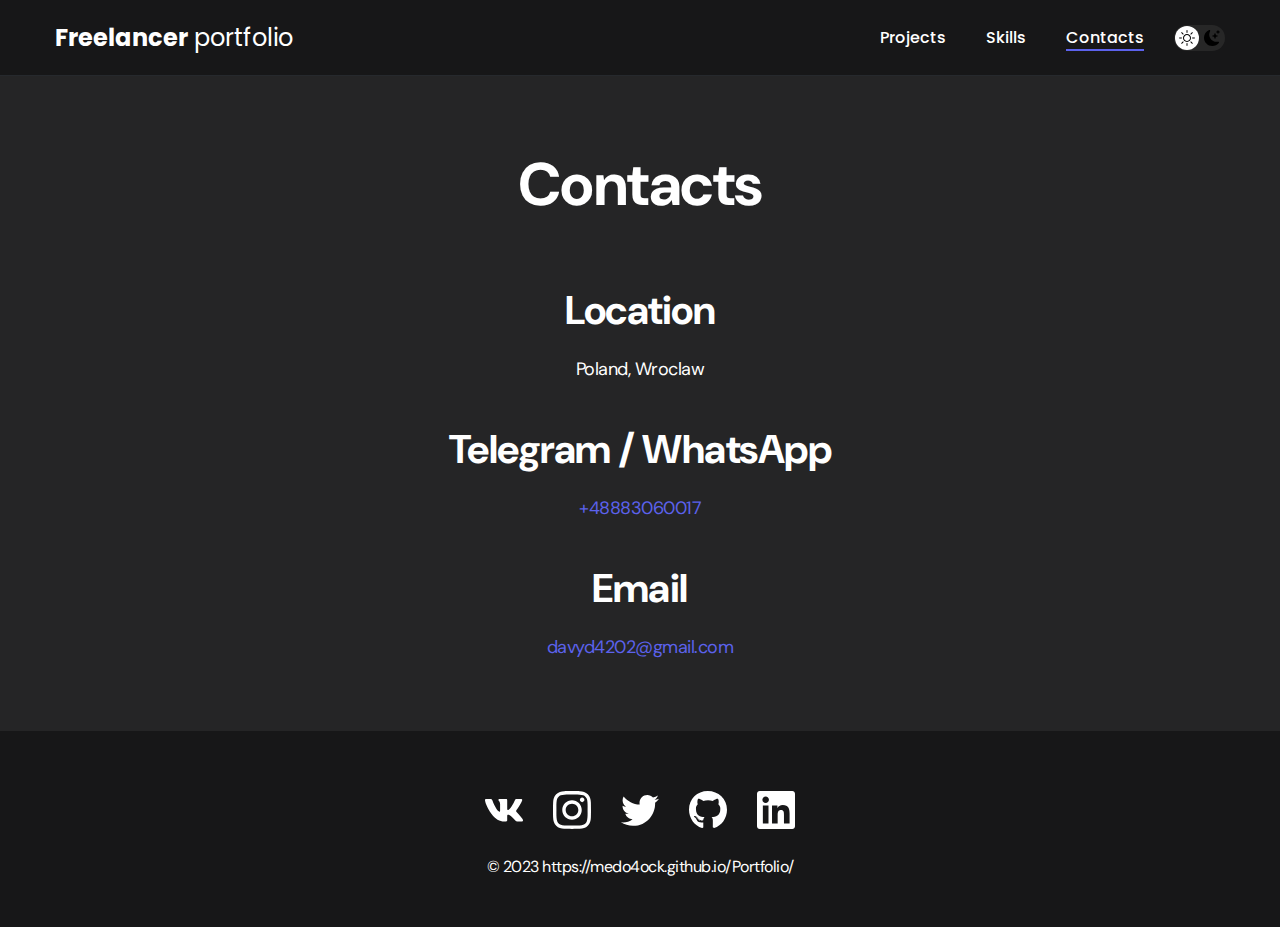
<file: contacts.html>
<!DOCTYPE html>
<html lang="en">
<head>
    <link rel="shortcut icon" href="img/icons/ico.svg">
    <meta charset="UTF-8">
    <meta http-equiv="X-UA-Compatible" content="IE=edge">
    <meta name="viewport" content="width=device-width, initial-scale=1.0">
    <title>Freelancer portfolio</title>
    <link rel="stylesheet" href="css/main.css">
</head>
<body class="dark">
    <nav class="nav">
        <div class="container">
            <div class="nav-row">
                <a href="index.html" class="logo"><strong>Freelancer</strong> portfolio</a>

                <button class="dark-mode-btn">
                    <img src="img/icons/Sun.svg" alt="Light mode" class="dark-mode-btn__icon">
                    <img src="img/icons/Moon.svg" alt="Dark mode" class="dark-mode-btn__icon">
                </button>
                
                <ul class="nav-list">
                    <li class="nav-list__item"><a href="index.html" class="nav-list__link">Projects</a></li>
                    <li class="nav-list__item"><a href="skills.html" class="nav-list__link">Skills</a></li>
                    <li class="nav-list__item"><a href="contacts.html" class="nav-list__link nav-list__link--active">Contacts</a></li>
                </ul>
            </div>
        </div>
    </nav>

    <main class="section">
        <div class="container">
                <h1 class="title-1">Contacts</h1>

                <ul class="content-list">
                    <li class="content-list__item">
                        <h2 class="title-2">Location</h2>
                        <p>Poland, Wroclaw</p>
                    </li>
                    <li class="content-list__item">
                        <h2 class="title-2">Telegram / WhatsApp</h2>
                        <p><a href="tel:+48883060017">+48883060017</a></p>
                    </li>
                    <li class="content-list__item">
                        <h2 class="title-2">Email</h2>
                        <p><a href="mailto:davyd4202@gmail.com">davyd4202@gmail.com</a></p>
                    </li>
                </ul>

        </div>
    </main>

    <footer class="footer">
        <div class="container">
            <div class="footer__wrapper">
                <ul class="social">
                    <li class="social__item"><a href="#!"><img src="img/icons/vk.svg" alt="Link"></a></li>
                    <li class="social__item"><a href="#!"><img src="img/icons/instagram.svg" alt="Link"></a></li>
                    <li class="social__item"><a href="#!"><img src="img/icons/twitter.svg" alt="Link"></a></li>
                    <li class="social__item"><a href="https://github.com/medo4ock"><img src="img/icons/gitHub.svg" alt="Link"></a></li>
                    <li class="social__item"><a href="#!"><img src="img/icons/linkedIn.svg" alt="Link"></a></li>
                </ul>
                <div class="copyright">
                    <p>© 2023 https://medo4ock.github.io/Portfolio/</p>
                </div>
            </div>
        </div>
    </footer>

    <script src="js/main.js"></script>

</body>
</html>
</file>
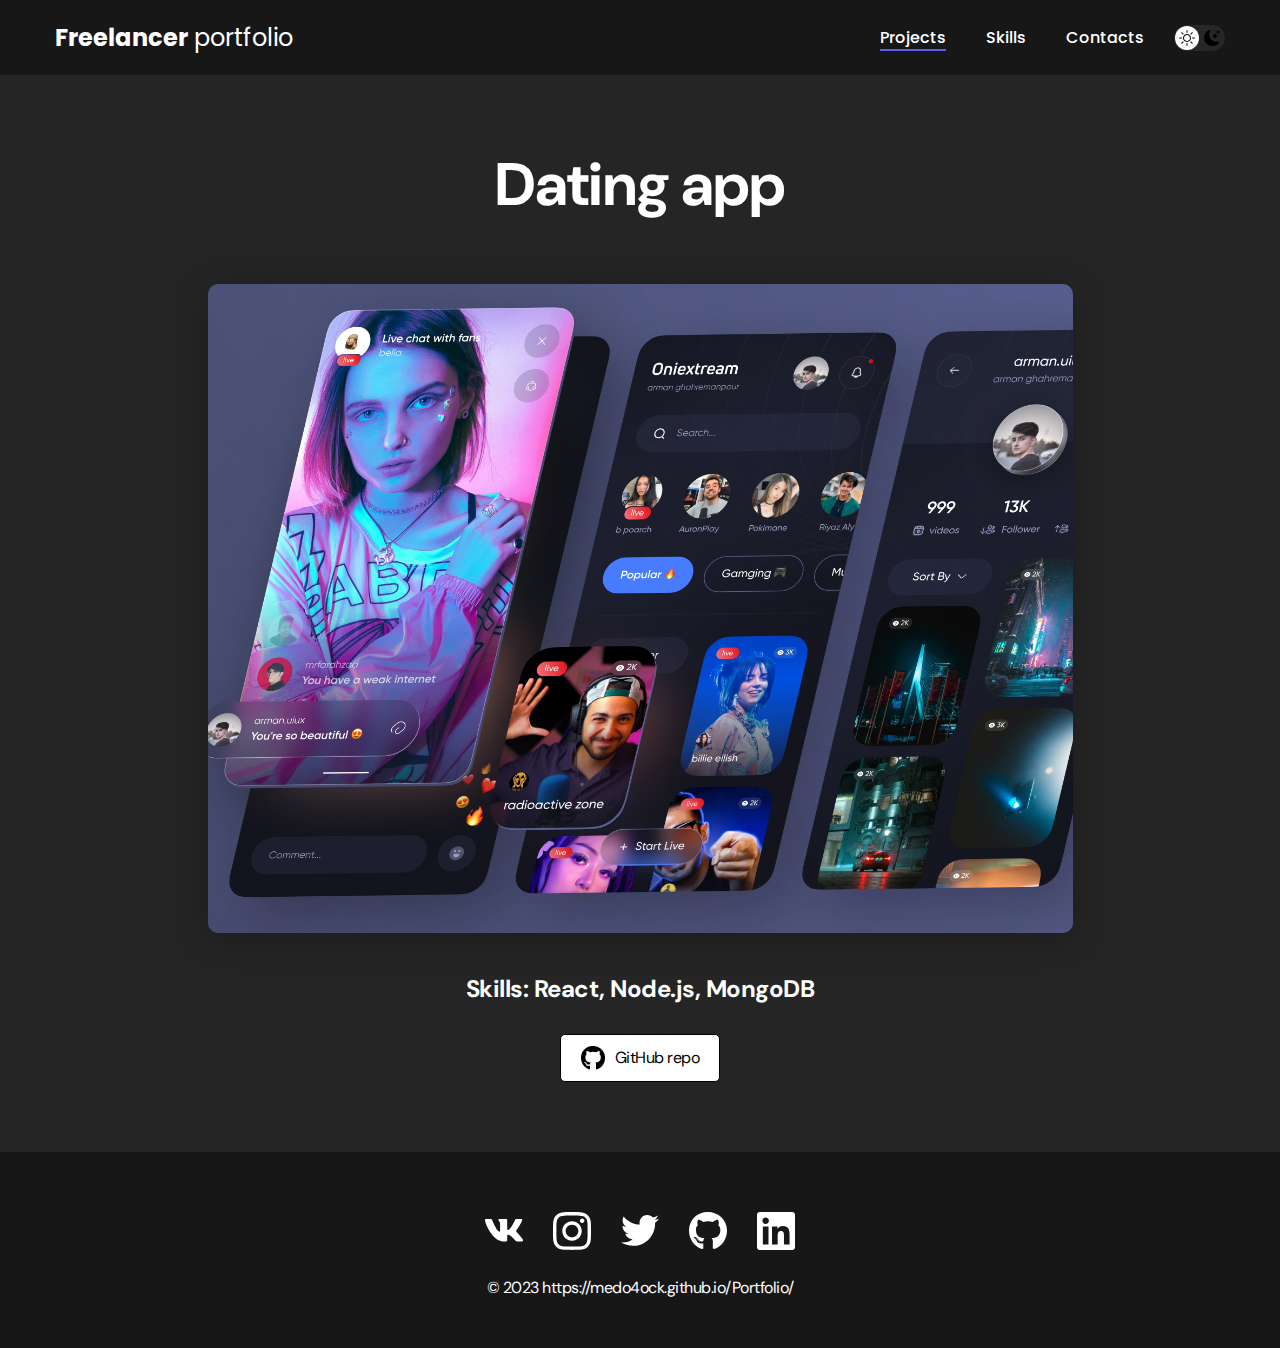
<file: Dating app.html>
<!DOCTYPE html>
<html lang="en">
<head>
    <link rel="shortcut icon" href="img/icons/ico.svg">
    <meta charset="UTF-8">
    <meta http-equiv="X-UA-Compatible" content="IE=edge">
    <meta name="viewport" content="width=device-width, initial-scale=1.0">
    <title>Freelancer portfolio</title>
    <link rel="stylesheet" href="css/main.css">
</head>
<body class="dark">
    <nav class="nav">
        <div class="container">
            <div class="nav-row">
                <a href="index.html" class="logo"><strong>Freelancer</strong> portfolio</a>

                <button class="dark-mode-btn">
                    <img src="img/icons/Sun.svg" alt="Light mode" class="dark-mode-btn__icon">
                    <img src="img/icons/Moon.svg" alt="Dark mode" class="dark-mode-btn__icon">
                </button>

                <ul class="nav-list">
                    <li class="nav-list__item"><a href="./index.html" class="nav-list__link nav-list__link--active">Projects</a></li>
                    <li class="nav-list__item"><a href="./skills.html" class="nav-list__link">Skills</a></li>
                    <li class="nav-list__item"><a href="./contacts.html" class="nav-list__link">Contacts</a></li>
                </ul>
            </div>
        </div>
    </nav>

    <main class="section">
        <div class="container">
            <div class="project-details">

                <h1 class="title-1">Dating app</h1>

                <img src="img/projects/04-big.jpg" alt="" class="project-details__cover">

                <div class="project-details__desc">
                    <p>Skills: React, Node.js, MongoDB</p>
                </div>

                <a href="https://github.com/medo4ock" class="btn-outline">
                    <img src="img/icons/github-black.png" alt="">
                    GitHub repo
                </a>

            </div>
        </div>
    </main>

    <footer class="footer">
        <div class="container">
            <div class="footer__wrapper">
                <ul class="social">
                    <li class="social__item"><a href="#!"><img src="img/icons/vk.svg" alt="Link"></a></li>
                    <li class="social__item"><a href="#!"><img src="img/icons/instagram.svg" alt="Link"></a></li>
                    <li class="social__item"><a href="#!"><img src="img/icons/twitter.svg" alt="Link"></a></li>
                    <li class="social__item"><a href="https://github.com/medo4ock"><img src="./img/icons/gitHub.svg" alt="Link"></a></li>
                    <li class="social__item"><a href="#!"><img src="img/icons/linkedIn.svg" alt="Link"></a></li>
                </ul>
                <div class="copyright">
                    <p>© 2023 https://medo4ock.github.io/Portfolio/</p>
                </div>
            </div>
        </div>
    </footer>

    <script src="js/main.js"></script>

</body>
</html>
</file>
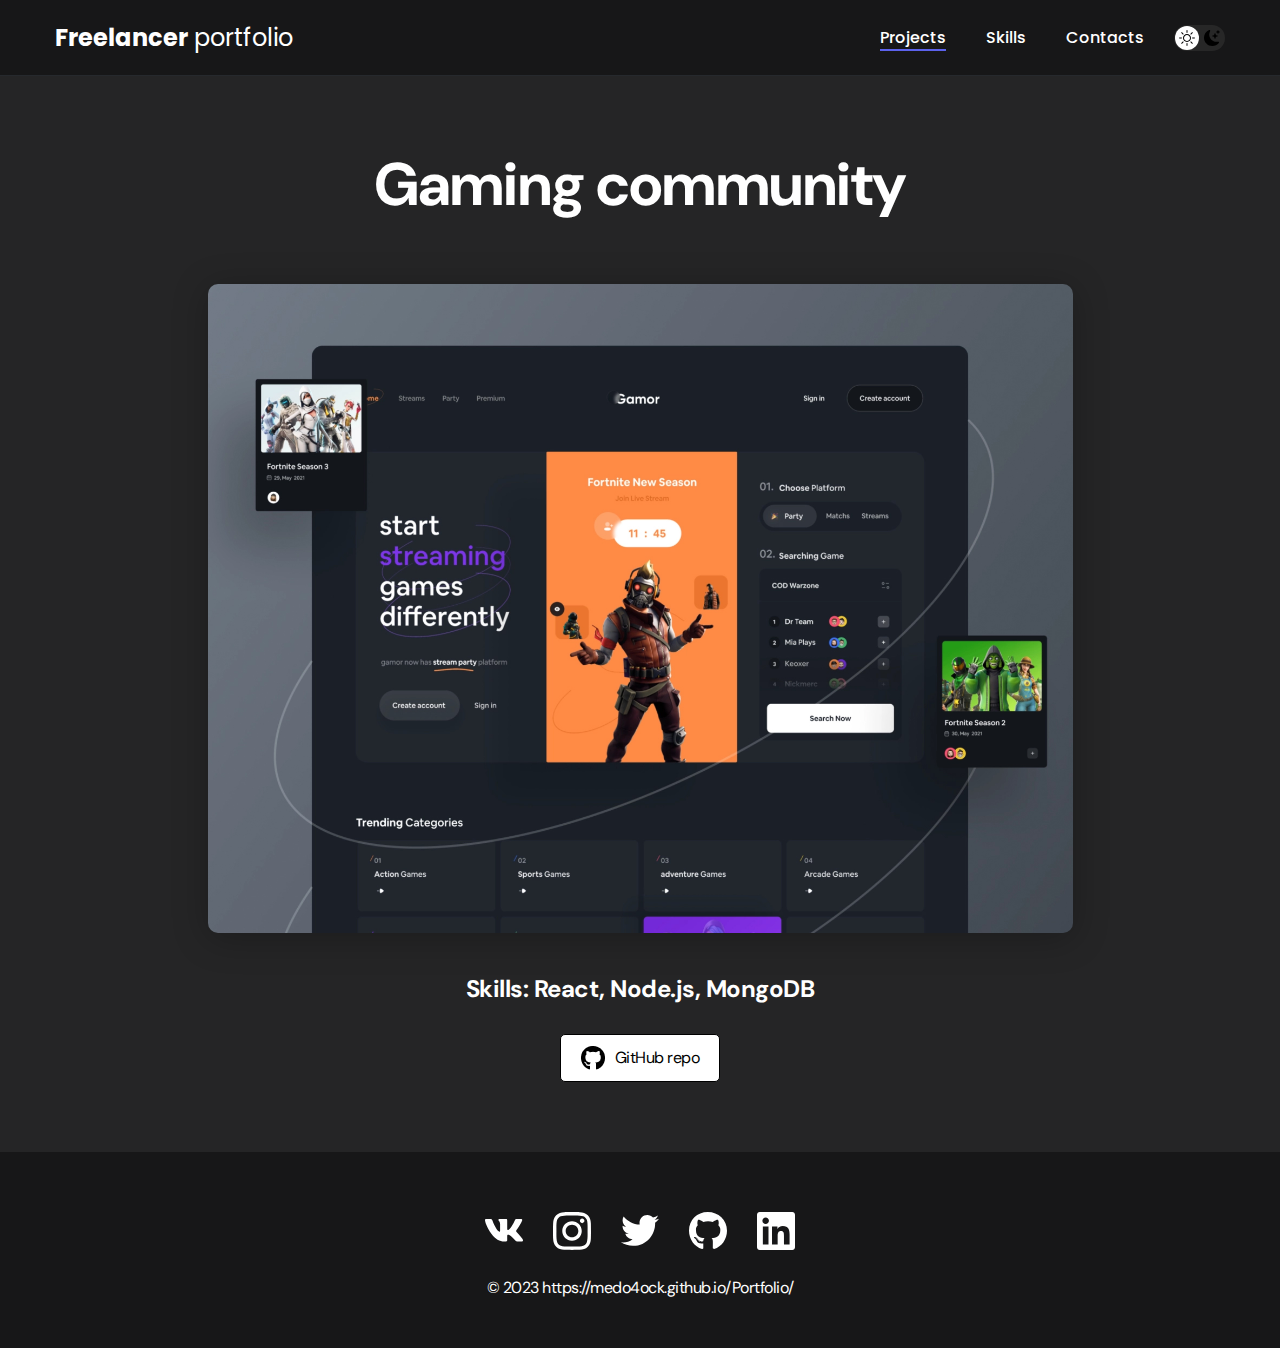
<file: Gaming community.html>
<!DOCTYPE html>
<html lang="en">
<head>
    <link rel="shortcut icon" href="img/icons/ico.svg">
    <meta charset="UTF-8">
    <meta http-equiv="X-UA-Compatible" content="IE=edge">
    <meta name="viewport" content="width=device-width, initial-scale=1.0">
    <title>Freelancer portfolio</title>
    <link rel="stylesheet" href="css/main.css">
</head>
<body class="dark">
    <nav class="nav">
        <div class="container">
            <div class="nav-row">
                <a href="index.html" class="logo"><strong>Freelancer</strong> portfolio</a>

                <button class="dark-mode-btn">
                    <img src="img/icons/Sun.svg" alt="Light mode" class="dark-mode-btn__icon">
                    <img src="img/icons/Moon.svg" alt="Dark mode" class="dark-mode-btn__icon">
                </button>

                <ul class="nav-list">
                    <li class="nav-list__item"><a href="./index.html" class="nav-list__link nav-list__link--active">Projects</a></li>
                    <li class="nav-list__item"><a href="./skills.html" class="nav-list__link">Skills</a></li>
                    <li class="nav-list__item"><a href="./contacts.html" class="nav-list__link">Contacts</a></li>
                </ul>
            </div>
        </div>
    </nav>

    <main class="section">
        <div class="container">
            <div class="project-details">

                <h1 class="title-1">Gaming community</h1>

                <img src="img/projects/06-big.jpg" alt="" class="project-details__cover">

                <div class="project-details__desc">
                    <p>Skills: React, Node.js, MongoDB</p>
                </div>

                <a href="https://github.com/medo4ock" class="btn-outline">
                    <img src="img/icons/github-black.png" alt="">
                    GitHub repo
                </a>

            </div>
        </div>
    </main>

    <footer class="footer">
        <div class="container">
            <div class="footer__wrapper">
                <ul class="social">
                    <li class="social__item"><a href="#!"><img src="img/icons/vk.svg" alt="Link"></a></li>
                    <li class="social__item"><a href="#!"><img src="img/icons/instagram.svg" alt="Link"></a></li>
                    <li class="social__item"><a href="#!"><img src="img/icons/twitter.svg" alt="Link"></a></li>
                    <li class="social__item"><a href="https://github.com/medo4ock"><img src="./img/icons/gitHub.svg" alt="Link"></a></li>
                    <li class="social__item"><a href="#!"><img src="img/icons/linkedIn.svg" alt="Link"></a></li>
                </ul>
                <div class="copyright">
                    <p>© 2023 https://medo4ock.github.io/Portfolio/</p>
                </div>
            </div>
        </div>
    </footer>

    <script src="js/main.js"></script>

</body>
</html>
</file>
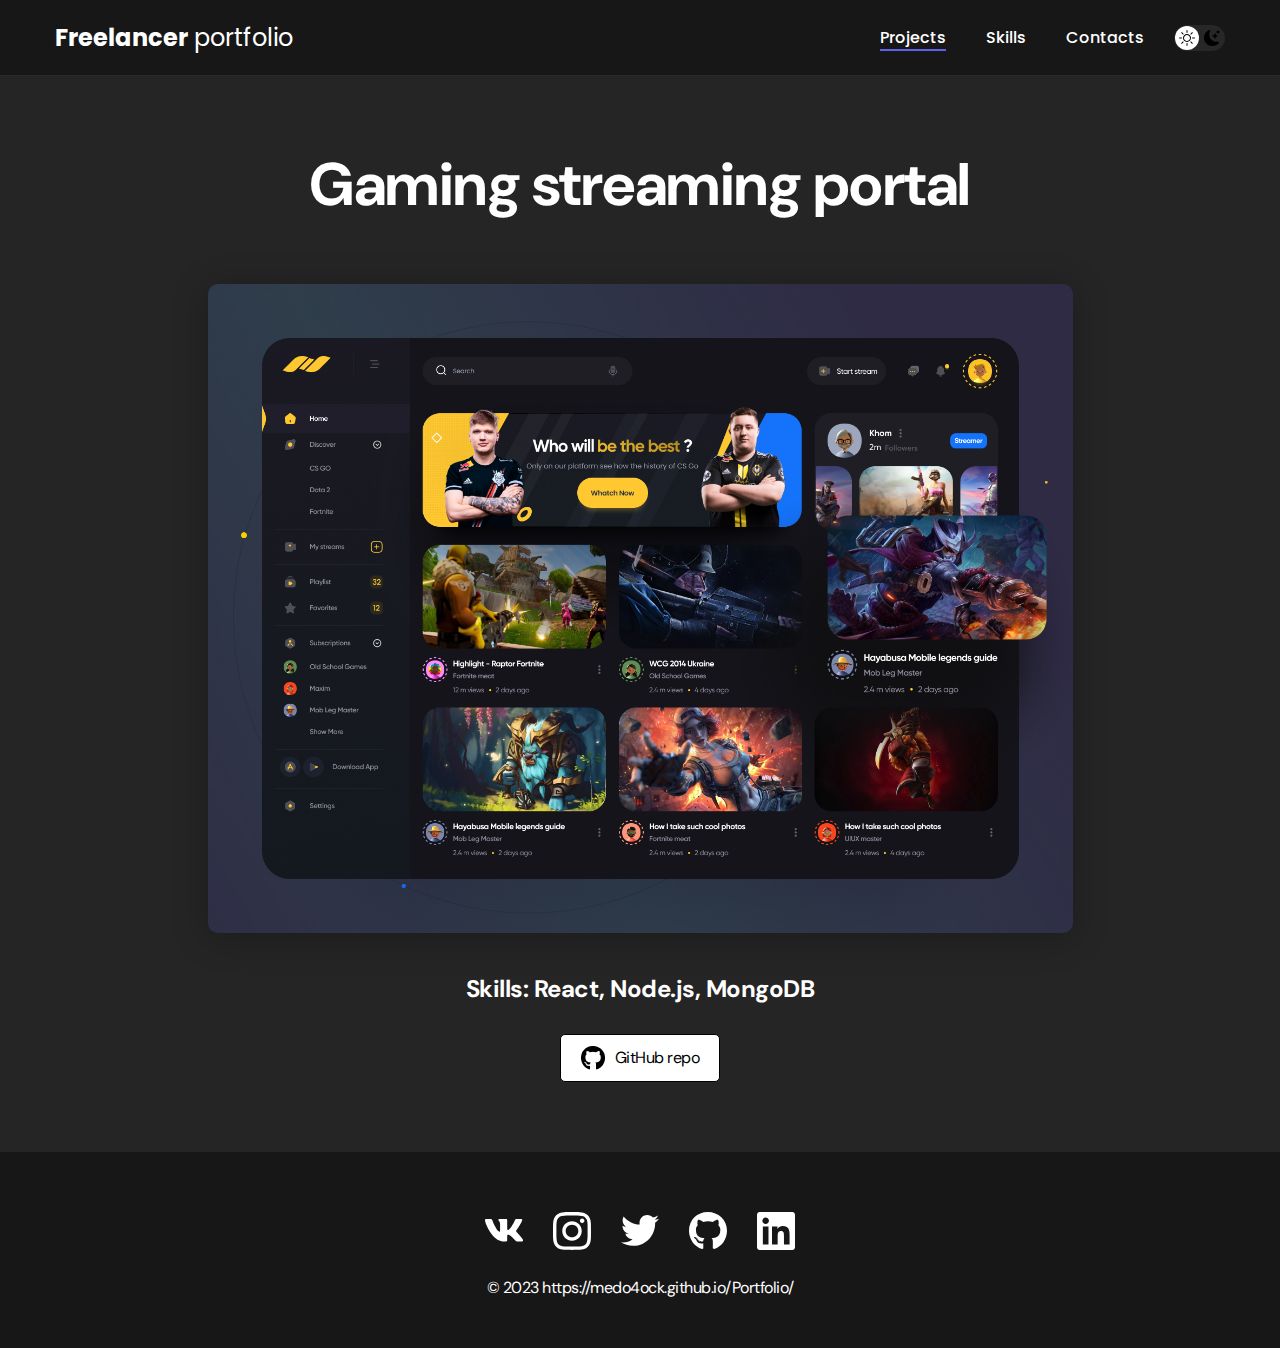
<file: Gaming streaming portal.html>
<!DOCTYPE html>
<html lang="en">
<head>
    <link rel="shortcut icon" href="img/icons/ico.svg">
    <meta charset="UTF-8">
    <meta http-equiv="X-UA-Compatible" content="IE=edge">
    <meta name="viewport" content="width=device-width, initial-scale=1.0">
    <title>Freelancer portfolio</title>
    <link rel="stylesheet" href="css/main.css">
</head>
<body class="dark">
    <nav class="nav">
        <div class="container">
            <div class="nav-row">
                <a href="./index.html" class="logo"><strong>Freelancer</strong> portfolio</a>

                <button class="dark-mode-btn">
                    <img src="img/icons/Sun.svg" alt="Light mode" class="dark-mode-btn__icon">
                    <img src="img/icons/Moon.svg" alt="Dark mode" class="dark-mode-btn__icon">
                </button>

                <ul class="nav-list">
                    <li class="nav-list__item"><a href="index.html" class="nav-list__link nav-list__link--active">Projects</a></li>
                    <li class="nav-list__item"><a href="skills.html" class="nav-list__link">Skills</a></li>
                    <li class="nav-list__item"><a href="contacts.html" class="nav-list__link">Contacts</a></li>
                </ul>
            </div>
        </div>
    </nav>

    <main class="section">
        <div class="container">
            <div class="project-details">

                <h1 class="title-1">Gaming streaming portal</h1>

                <img src="img/projects/01-big.jpg" alt="" class="project-details__cover">

                <div class="project-details__desc">
                    <p>Skills: React, Node.js, MongoDB</p>
                </div>

                <a href="#!" class="btn-outline">
                    <img src="img/icons/github-black.png" alt="">
                    GitHub repo
                </a>

            </div>
        </div>
    </main>

    <footer class="footer">
        <div class="container">
            <div class="footer__wrapper">
                <ul class="social">
                    <li class="social__item"><a href="#!"><img src="img/icons/vk.svg" alt="Link"></a></li>
                    <li class="social__item"><a href="#!"><img src="img/icons/instagram.svg" alt="Link"></a></li>
                    <li class="social__item"><a href="#!"><img src="img/icons/twitter.svg" alt="Link"></a></li>
                    <li class="social__item"><a href="https://github.com/medo4ock"><img src="./img/icons/gitHub.svg" alt="Link"></a></li>
                    <li class="social__item"><a href="#!"><img src="img/icons/linkedIn.svg" alt="Link"></a></li>
                </ul>
                <div class="copyright">
                    <p>© 2023 https://medo4ock.github.io/Portfolio/</p>
                </div>
            </div>
        </div>
    </footer>

    <script src="js/main.js"></script>

</body>
</html>
</file>
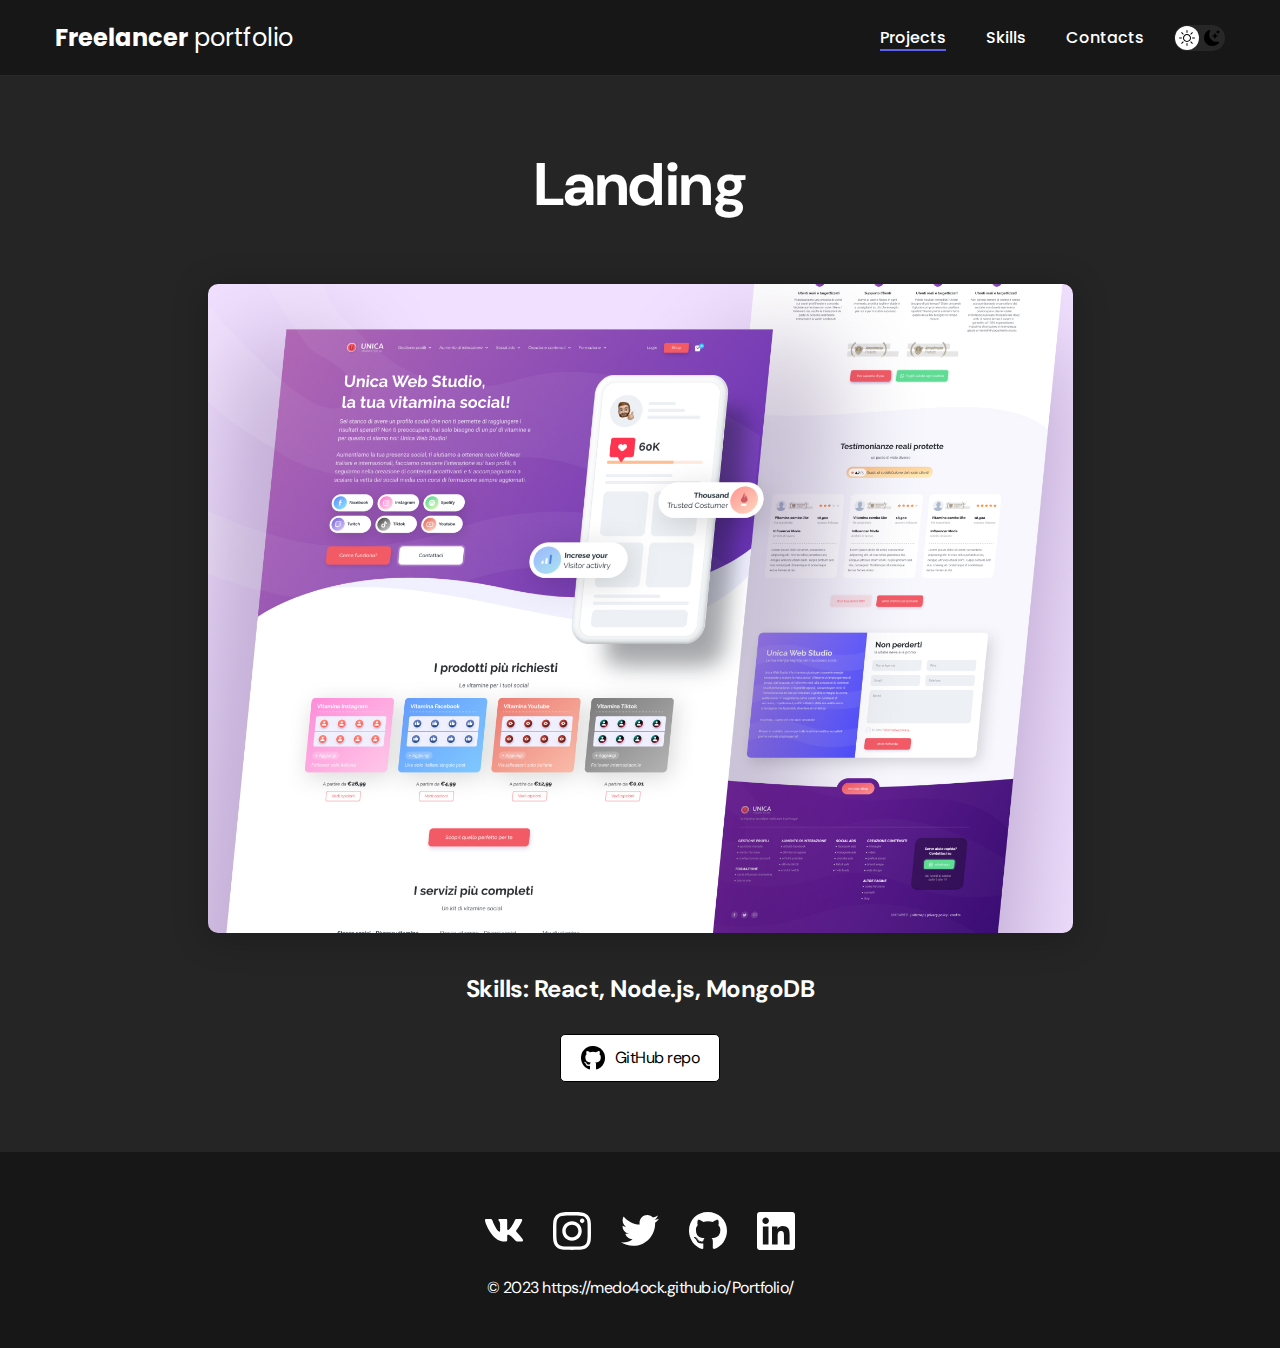
<file: Landing.html>
<!DOCTYPE html>
<html lang="en">
<head>
    <link rel="shortcut icon" href="img/icons/ico.svg">
    <meta charset="UTF-8">
    <meta http-equiv="X-UA-Compatible" content="IE=edge">
    <meta name="viewport" content="width=device-width, initial-scale=1.0">
    <title>Freelancer portfolio</title>
    <link rel="stylesheet" href="css/main.css">
</head>
<body class="dark">
    <nav class="nav">
        <div class="container">
            <div class="nav-row">
                <a href="index.html" class="logo"><strong>Freelancer</strong> portfolio</a>

                <button class="dark-mode-btn">
                    <img src="img/icons/Sun.svg" alt="Light mode" class="dark-mode-btn__icon">
                    <img src="img/icons/Moon.svg" alt="Dark mode" class="dark-mode-btn__icon">
                </button>

                <ul class="nav-list">
                    <li class="nav-list__item"><a href="index.html" class="nav-list__link nav-list__link--active">Projects</a></li>
                    <li class="nav-list__item"><a href="skills.html" class="nav-list__link">Skills</a></li>
                    <li class="nav-list__item"><a href="contacts.html" class="nav-list__link">Contacts</a></li>
                </ul>
            </div>
        </div>
    </nav>

    <main class="section">
        <div class="container">
            <div class="project-details">

                <h1 class="title-1">Landing</h1>

                <img src="img/projects/05-big.jpg" alt="" class="project-details__cover">

                <div class="project-details__desc">
                    <p>Skills: React, Node.js, MongoDB</p>
                </div>

                <a href="https://github.com/medo4ock" class="btn-outline">
                    <img src="img/icons/github-black.png" alt="">
                    GitHub repo
                </a>

            </div>
        </div>
    </main>

    <footer class="footer">
        <div class="container">
            <div class="footer__wrapper">
                <ul class="social">
                    <li class="social__item"><a href="#!"><img src="img/icons/vk.svg" alt="Link"></a></li>
                    <li class="social__item"><a href="#!"><img src="img/icons/instagram.svg" alt="Link"></a></li>
                    <li class="social__item"><a href="#!"><img src="img/icons/twitter.svg" alt="Link"></a></li>
                    <li class="social__item"><a href="https://github.com/medo4ock"><img src="./img/icons/gitHub.svg" alt="Link"></a></li>
                    <li class="social__item"><a href="#!"><img src="img/icons/linkedIn.svg" alt="Link"></a></li>
                </ul>
                <div class="copyright">
                    <p>© 2023 https://medo4ock.github.io/Portfolio/</p>
                </div>
            </div>
        </div>
    </footer>

    <script src="js/main.js"></script>

</body>
</html>
</file>
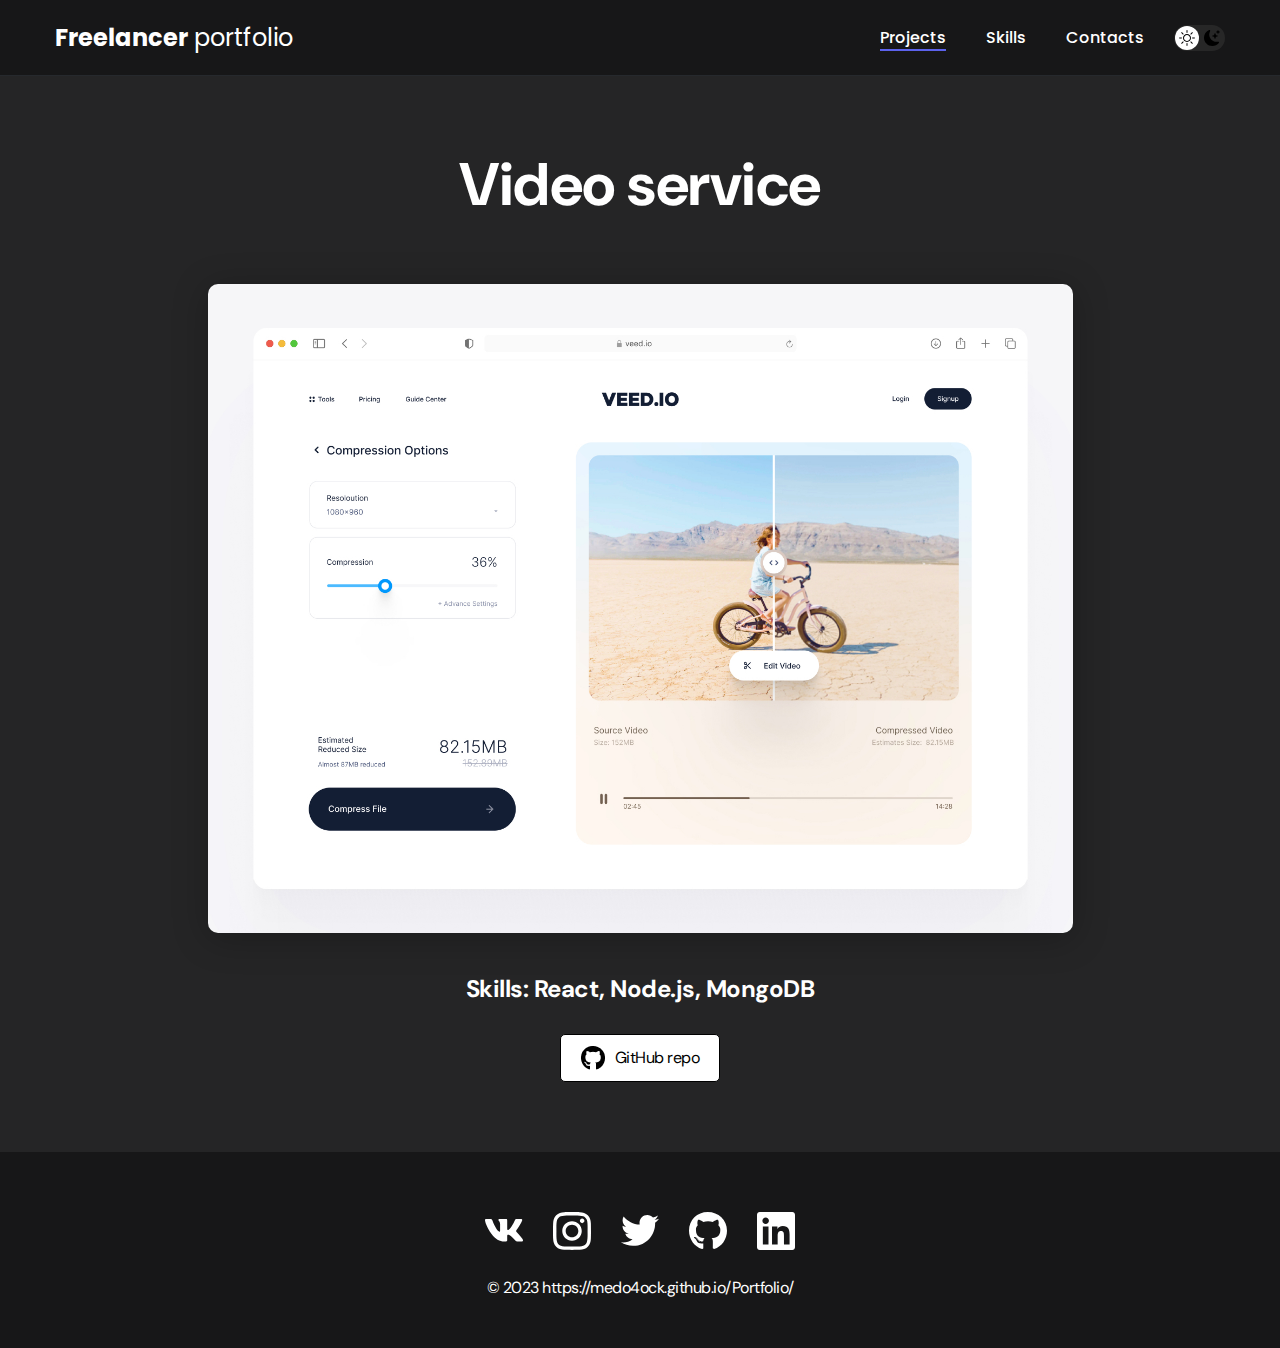
<file: project-page.html>
<!DOCTYPE html>
<html lang="en">
<head>
    <link rel="shortcut icon" href="img/icons/ico.svg">
    <meta charset="UTF-8">
    <meta http-equiv="X-UA-Compatible" content="IE=edge">
    <meta name="viewport" content="width=device-width, initial-scale=1.0">
    <title>Freelancer portfolio</title>
    <link rel="stylesheet" href="./css/main.css">
</head>
<body class="dark">
    <nav class="nav">
        <div class="container">
            <div class="nav-row">
                <a href="./index.html" class="logo"><strong>Freelancer</strong> portfolio</a>

                <button class="dark-mode-btn">
                    <img src="img/icons/Sun.svg" alt="Light mode" class="dark-mode-btn__icon">
                    <img src="img/icons/Moon.svg" alt="Dark mode" class="dark-mode-btn__icon">
                </button>
                
                <ul class="nav-list">
                    <li class="nav-list__item"><a href="index.html" class="nav-list__link nav-list__link--active">Projects</a></li>
                    <li class="nav-list__item"><a href="skills.html" class="nav-list__link">Skills</a></li>
                    <li class="nav-list__item"><a href="contacts.html" class="nav-list__link">Contacts</a></li>
                </ul>
            </div>
        </div>
    </nav>

    <main class="section">
        <div class="container">
            <div class="project-details">

                <h1 class="title-1">Video service</h1>

                <img src="img/projects/02-big.jpg" alt="" class="project-details__cover">

                <div class="project-details__desc">
                    <p>Skills: React, Node.js, MongoDB</p>
                </div>

                <a href="https://github.com/medo4ock" class="btn-outline">
                    <img src="img/icons/github-black.png" alt="">
                    GitHub repo
                </a>

            </div>
        </div>
    </main>

    <footer class="footer">
        <div class="container">
            <div class="footer__wrapper">
                <ul class="social">
                    <li class="social__item"><a href="#!"><img src="img/icons/vk.svg" alt="Link"></a></li>
                    <li class="social__item"><a href="#!"><img src="img/icons/instagram.svg" alt="Link"></a></li>
                    <li class="social__item"><a href="#!"><img src="img/icons/twitter.svg" alt="Link"></a></li>
                    <li class="social__item"><a href="https://github.com/medo4ock"><img src="./img/icons/gitHub.svg" alt="Link"></a></li>
                    <li class="social__item"><a href="#!"><img src="img/icons/linkedIn.svg" alt="Link"></a></li>
                </ul>
                <div class="copyright">
                    <p>© 2023 https://medo4ock.github.io/Portfolio/</p>
                </div>
            </div>
        </div>
    </footer>

    <script src="js/main.js"></script>

</body>
</html>
</file>
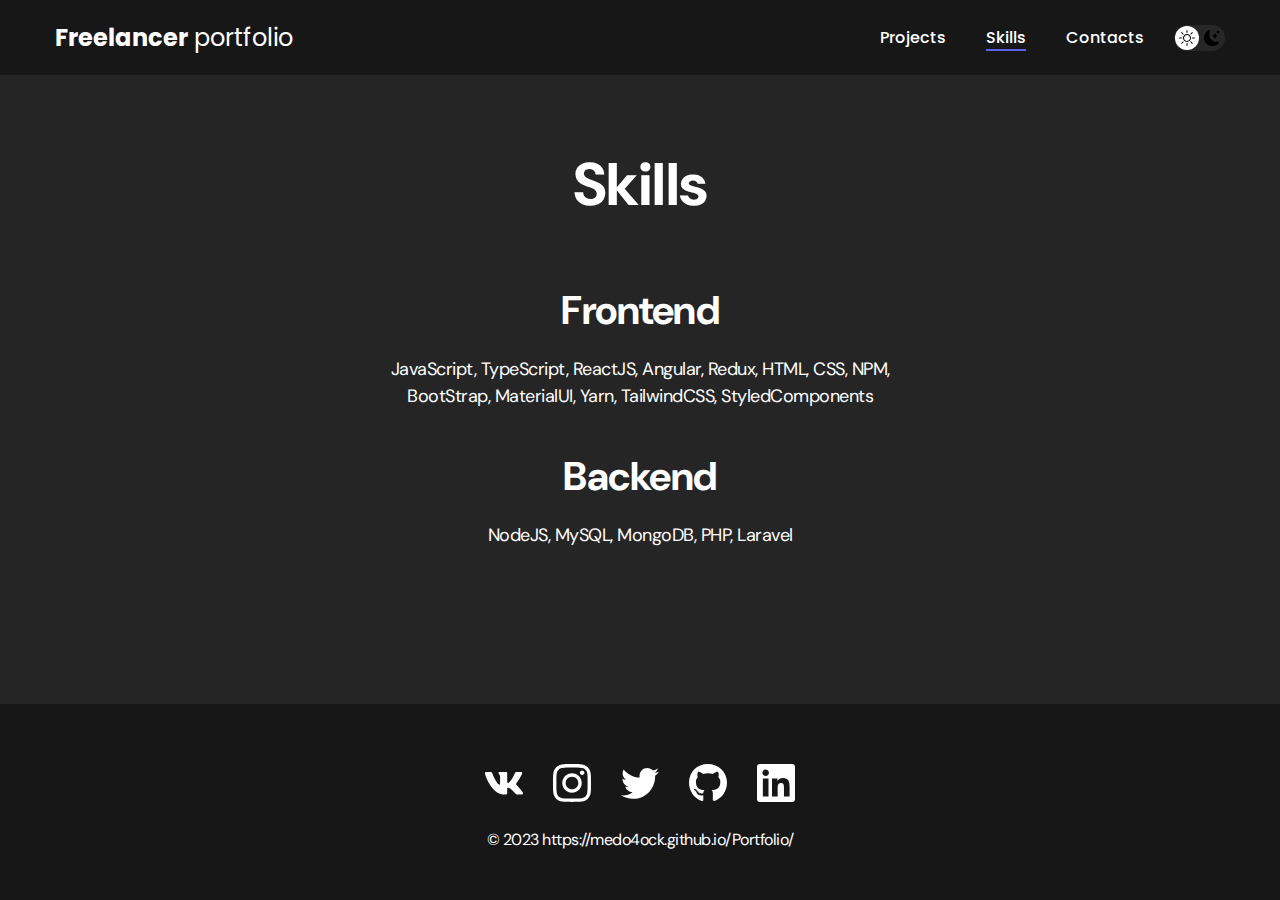
<file: skills.html>
<!DOCTYPE html>
<html lang="en">
<head>
    <link rel="shortcut icon" href="img/icons/ico.svg">
    <meta charset="UTF-8">
    <meta http-equiv="X-UA-Compatible" content="IE=edge">
    <meta name="viewport" content="width=device-width, initial-scale=1.0">
    <title>Freelancer portfolio</title>
    <link rel="stylesheet" href="./css/main.css">
</head>
<body class="dark">
    <nav class="nav">
        <div class="container">
            <div class="nav-row">
                <a href="index.html" class="logo"><strong>Freelancer</strong> portfolio</a>

                <button class="dark-mode-btn">
                    <img src="img/icons/Sun.svg" alt="Light mode" class="dark-mode-btn__icon">
                    <img src="img/icons/Moon.svg" alt="Dark mode" class="dark-mode-btn__icon">
                </button>

                <ul class="nav-list">
                    <li class="nav-list__item"><a href="index.html" class="nav-list__link">Projects</a></li>
                    <li class="nav-list__item"><a href="skills.html" class="nav-list__link nav-list__link--active">Skills</a></li>
                    <li class="nav-list__item"><a href="contacts.html" class="nav-list__link">Contacts</a></li>
                </ul>
            </div>
        </div>
    </nav>

    <main class="section">
        <div class="container">
                <h1 class="title-1">Skills</h1>

                <ul class="content-list">
                    <li class="content-list__item">
                        <h2 class="title-2">Frontend</h2>
                        <p>JavaScript, TypeScript, ReactJS, Angular, Redux, HTML, CSS, NPM, BootStrap, MaterialUI, Yarn, TailwindCSS, StyledComponents</p>
                    </li>
                    <li class="content-list__item">
                        <h2 class="title-2">Backend</h2>
                        <p>NodeJS, MySQL, MongoDB, PHP, Laravel</p>
                    </li>
                </ul>

        </div>
    </main>

    <footer class="footer">
        <div class="container">
            <div class="footer__wrapper">
                <ul class="social">
                    <li class="social__item"><a href="#!"><img src="img/icons/vk.svg" alt="Link"></a></li>
                    <li class="social__item"><a href="#!"><img src="img/icons/instagram.svg" alt="Link"></a></li>
                    <li class="social__item"><a href="#!"><img src="img/icons/twitter.svg" alt="Link"></a></li>
                    <li class="social__item"><a href="https://github.com/medo4ock"><img src="./img/icons/gitHub.svg" alt="Link"></a></li>
                    <li class="social__item"><a href="#!"><img src="img/icons/linkedIn.svg" alt="Link"></a></li>
                </ul>
                <div class="copyright">
                    <p>© 2023 https://medo4ock.github.io/Portfolio/</p>
                </div>
            </div>
        </div>
    </footer>

    <script src="js/main.js"></script>

</body>
</html>
</file>
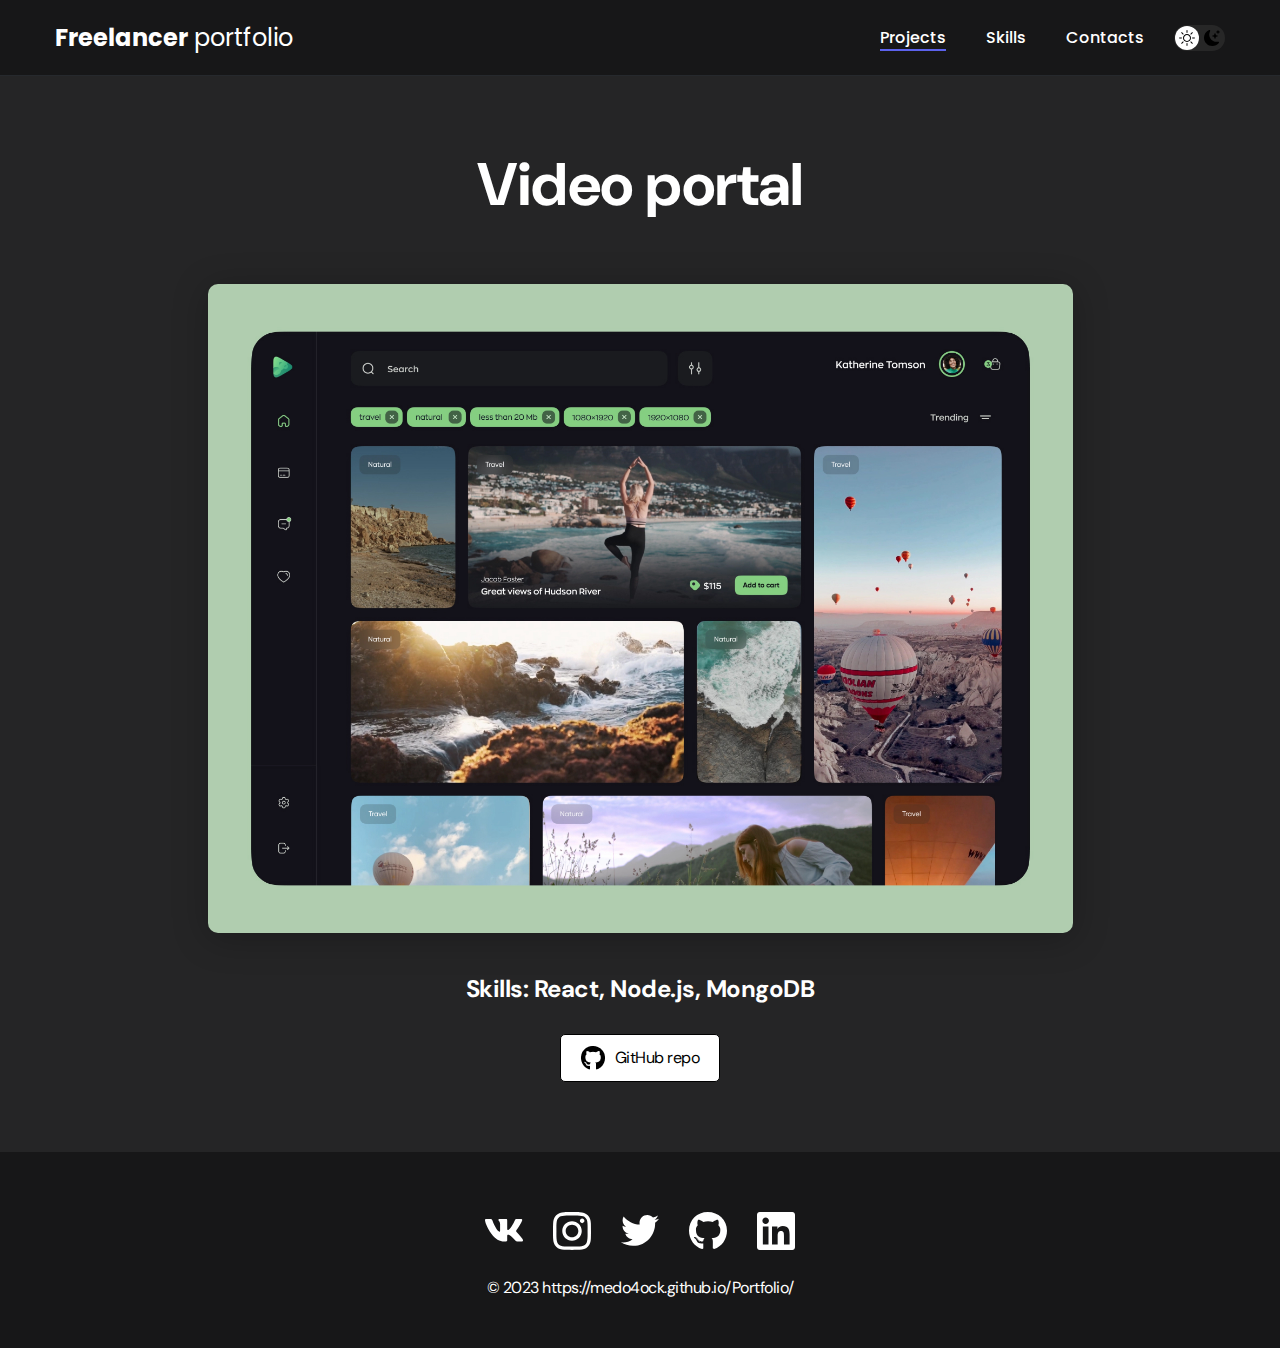
<file: Video portal.html>
<!DOCTYPE html>
<html lang="en">
<head>
    <link rel="shortcut icon" href="img/icons/ico.svg">
    <meta charset="UTF-8">
    <meta http-equiv="X-UA-Compatible" content="IE=edge">
    <meta name="viewport" content="width=device-width, initial-scale=1.0">
    <title>Freelancer portfolio</title>
    <link rel="stylesheet" href="css/main.css">
</head>
<body class="dark">
    <nav class="nav">
        <div class="container">
            <div class="nav-row">
                <a href="index.html" class="logo"><strong>Freelancer</strong> portfolio</a>

                <button class="dark-mode-btn">
                    <img src="img/icons/Sun.svg" alt="Light mode" class="dark-mode-btn__icon">
                    <img src="img/icons/Moon.svg" alt="Dark mode" class="dark-mode-btn__icon">
                </button>

                <ul class="nav-list">
                    <li class="nav-list__item"><a href="index.html" class="nav-list__link nav-list__link--active">Projects</a></li>
                    <li class="nav-list__item"><a href="skills.html" class="nav-list__link">Skills</a></li>
                    <li class="nav-list__item"><a href="contacts.html" class="nav-list__link">Contacts</a></li>
                </ul>
            </div>
        </div>
    </nav>

    <main class="section">
        <div class="container">
            <div class="project-details">

                <h1 class="title-1">Video portal</h1>

                <img src="img/projects/03-big.jpg" alt="" class="project-details__cover">

                <div class="project-details__desc">
                    <p>Skills: React, Node.js, MongoDB</p>
                </div>

                <a href="https://github.com/medo4ock" class="btn-outline">
                    <img src="img/icons/github-black.png" alt="">
                    GitHub repo
                </a>

            </div>
        </div>
    </main>

    <footer class="footer">
        <div class="container">
            <div class="footer__wrapper">
                <ul class="social">
                    <li class="social__item"><a href="#!"><img src="img/icons/vk.svg" alt="Link"></a></li>
                    <li class="social__item"><a href="#!"><img src="img/icons/instagram.svg" alt="Link"></a></li>
                    <li class="social__item"><a href="#!"><img src="img/icons/twitter.svg" alt="Link"></a></li>
                    <li class="social__item"><a href="https://github.com/medo4ock"><img src="./img/icons/gitHub.svg" alt="Link"></a></li>
                    <li class="social__item"><a href="#!"><img src="img/icons/linkedIn.svg" alt="Link"></a></li>
                </ul>
                <div class="copyright">
                    <p>© 2023 https://medo4ock.github.io/Portfolio/</p>
                </div>
            </div>
        </div>
    </footer>

    <script src="js/main.js"></script>

</body>
</html>
</file>
<file: css/main.css>
@import "reset.css";
@import url('https://fonts.googleapis.com/css2?family=DM+Sans:wght@400;500;700&family=Poppins:wght@400;500;700&display=swap');

/*
font-family: 'DM Sans', sans-serif;
font-family: 'Poppins', sans-serif;
*/

/* * {
    border: 1px solid red;
} */

:root {
    --blackpure: #000;
    --black: #171718;
    --black-border: #26292D;
    --white: #fff;
    --purple: #5C62EC;

    --text-color: var(--black);

    --dark-bg: var(--black);
    --dark-border: var(--black-border);
    --header-text: var(--white);
    --accent: var(--purple);

    /* Light mode */
    --page-bg: var(--white);
    --text-color: var(--black);

    --title-1: var(--accent);

    --project-card-bg: var(--white);
    --project-card-text: var(--black);
    --box-shadow: 0px 5px 35px rgba(0, 0, 0, 0.25);
}

.dark {
     /* Dark mode */
    --page-bg: #252526;
    --text-color: var(--white);

    --title-1: var(--white);

    --project-card-bg: var(--black);
    --project-card-text: var(--white);
    --box-shadow: 0px 5px 35px rgba(0, 0, 0, 0.8);
}

html, body {
    display: flex;
    flex-direction: column;
    min-height: 100vh;

    font-family: 'DM Sans', sans-serif;
    letter-spacing: -0.5px;

    /* Light mode */
    background-color: var(--page-bg);
    color: var(--text-color);
}

/* General */

.container {
    margin: 0 auto;
    padding: 0 15px;
    max-width: 1200px;
}

.none {
    display: none !important;
}

.section {
    padding: 70px 0;
}

.title-1 {
    margin-bottom: 60px;

    font-size: 60px;
    font-weight: 700;
    line-height: 1.3;
    color: var(--title-1);
    text-align: center;
}

.title-2 {
    margin-bottom: 20px;

    font-size: 40px;
    font-weight: 700;
    line-height: 1.3;
}

/* Nav */

.nav {
    padding: 20px 0;
    border-bottom: 1px solid var(--dark-border);
    background-color: var(--dark-bg);
    color: var(--header-text);
    letter-spacing: normal;
}

.nav-row {
    display: flex;
    justify-content: flex-end;
    align-items: center;
    column-gap: 30px;
    row-gap: 20px;
    flex-wrap: wrap;
}

.logo {
    margin-right: auto;
    color: var(--header-text);
    font-size: 24px;
    font-family: 'Poppins', sans-serif;
}

.logo strong {
    font-weight: 700;
}

.nav-list {
    display: flex;
    flex-wrap: wrap;
    row-gap: 10px;
    align-items: center;
    column-gap: 40px;
    font-size: 16px;
    font-weight: 500;
    font-family: 'Poppins', sans-serif;
}

.nav-list__link {
    color: var(--header-text);
    transition: opacity 0.2s ease-in;
}

.nav-list__link:hover {
    opacity: 0.8;
}

.nav-list__link--active {
    position: relative;
}

.nav-list__link--active::before {
    content: "";

    position: absolute;
    left: 0;
    top: 100%;

    display: block;
    height: 2px;
    width: 100%;
    background-color: var(--accent);
}

/* Dark mode btn */

.dark-mode-btn {
    order: 9;

    position: relative;
    display: flex;
    justify-content: space-between;

    width: 51px;
    height: 26px;
    padding: 5px;

    border-radius: 50px;
    background-color: #272727;
}

.dark-mode-btn::before {
    content: "";

    position: absolute;
    top: 1px;
    left: 1px;

    display: block;
    width: 24px;
    height: 24px;

    border-radius: 50%;
    background-color: var(--white);

    transition: left 0.2s ease-in;
}

.dark-mode-btn--active::before {
    left: 26px;
}

.dark-mode-btn__icon {
    position: relative;
    z-index: 9;
}

/* Header */

.header {
    padding: 40px 0;
    min-height: 695px;

    display: flex;
    justify-content: center;
    align-items: center;

    background-color: var(--dark-bg);
    background-image: url('./img/Abstract.png');
    background-repeat: no-repeat;
    background-size: auto;
    background-position: center center;

    color: var(--header-text);
    text-align: center;
}

.header__wrapper {
    padding: 0 15px;
    max-width: 660px;
}

.header__title {
    margin-bottom: 20px;
    font-size: 40px;
    font-weight: 700;
    line-height: 1.4;
}

.header__title strong {
    font-size: 60px;
    font-weight: 700;
}

.header__title em {
    font-style: normal;
    color: var(--accent);
}

.header__text {
    margin-bottom: 40px;
    font-size: 18px;
    line-height: 1.333;
}

.header__text p + p{
    margin-top: 0.5em;
}

/* Btn */

.btn {
    display: inline-block;
    height: 48px;
    padding: 12px 28px;

    border-radius: 5px;
    background-color: var(--accent);
    color: var(--white);
    letter-spacing: 0.15px;
    font-size: 16px;
    font-weight: 500;

    transition: opacity 0.2s ease-in;
}

.btn:hover {
    opacity: 0.8;
}

.btn:active {
    position: relative;
    top: 1px;
}

/* Btn outline */

.btn-outline {
    display: flex;
    column-gap: 10px;
    align-items: center;

    height: 48px;
    padding: 12px 20px;

    border-radius: 5px;
    border: 1px solid var(--blackpure);
    background-color: var(--white);
    color: var(--blackpure);

    transition: opacity 0.2s ease-in;
}

.btn-outline:hover {
    opacity: 0.8;
}

.btn-outline:active {
    position: relative;
    top: 1px;
}

/* Projects  */

.projects {
    display: flex;
    justify-content: center;
    flex-wrap: wrap;
    column-gap: 30px;
    row-gap: 30px;
}

.project {
    max-width: 370px;
    background-color: var(--project-card-bg);
    box-shadow: var(--box-shadow);
    border-radius: 10px;
}

.project__img {
    border-radius: 10px;
}

.project__title {
    padding: 15px 20px 25px;
    font-weight: 700;
    font-size: 24px;
    line-height: 1.3;
    color: var(--project-card-text);
}

/* Project details */

.project-details {
    margin: 0 auto;
    max-width: 865px;

    display: flex;
    flex-direction: column;
    align-items: center;

    text-align: center;
}

.project-details__cover {
    max-width: 100%;
    margin-bottom: 40px;

    box-shadow: 0px 5px 35px rgba(0, 0, 0, 0.25);
    border-radius: 10px;
}

.project-details__desc {
    margin-bottom: 30px;

    font-weight: 700;
    font-size: 24px;
    line-height: 1.3;
}

/* Content list */

.content-list {
    margin: 0 auto;
    max-width: 570px;
    display: flex;
    flex-direction: column;
    align-items: center;
    row-gap: 40px;
    text-align: center;
}

.content-list a {
    color: var(--accent);
}

.content-list__item {
    font-size: 18px;
    line-height: 1.5;
}

.content-list__item p + p {
    margin-top: 0.5em;
}

/* Footer */

.footer {
    margin-top: auto;
    padding: 60px 0 50px;
    background-color: var(--dark-bg);
    color: var(--header-text);
}

.footer__wrapper {
    display: flex;
    flex-direction: column;
    align-items: center;
    row-gap: 27px;
}

.social {
    display: flex;
    column-gap: 30px;
    align-items: center;
}

.copyright {
    font-size: 16px;
}

.copyright p + p {
    margin-top: 0.5em;
}

@media (max-width: 620px) {

    /* Header  */

    .header {
        min-height: unset;
    }

    .header__title {
        font-size: 30px;
    }

    .header__title strong {
        font-size: 40px;
    }

    /* Nav */

    .nav-row {
        justify-content: space-between;
    }

    .dark-mode-btn {
        order: 0;
    }

    /* General */

    .section {
        padding: 40px 0;
    }

    .title-1 {
        margin-bottom: 30px;
        font-size: 40px;
    }

    .title-2 {
        margin-bottom: 10px;
        font-size: 30px;
    }

    /* Projects */

    .project__title {
        font-size: 22px;
    }

    /* Project page */

    .project-details__desc {
        margin-bottom: 20px;
        font-size: 22px;
    }

    /* Content List */

    .content-list {
        row-gap: 20px;
    }

    .content-list__item {
        font-size: 16px;
    }

    /* Footer */

    .footer {
        padding: 40px 0 30px;
    }

    .footer__wrapper {
        row-gap: 20px;
    }

    /* Social */

    .social {
        column-gap: 20px;
    }

    .social__item {
        width: 28px;
    }

}
</file>
